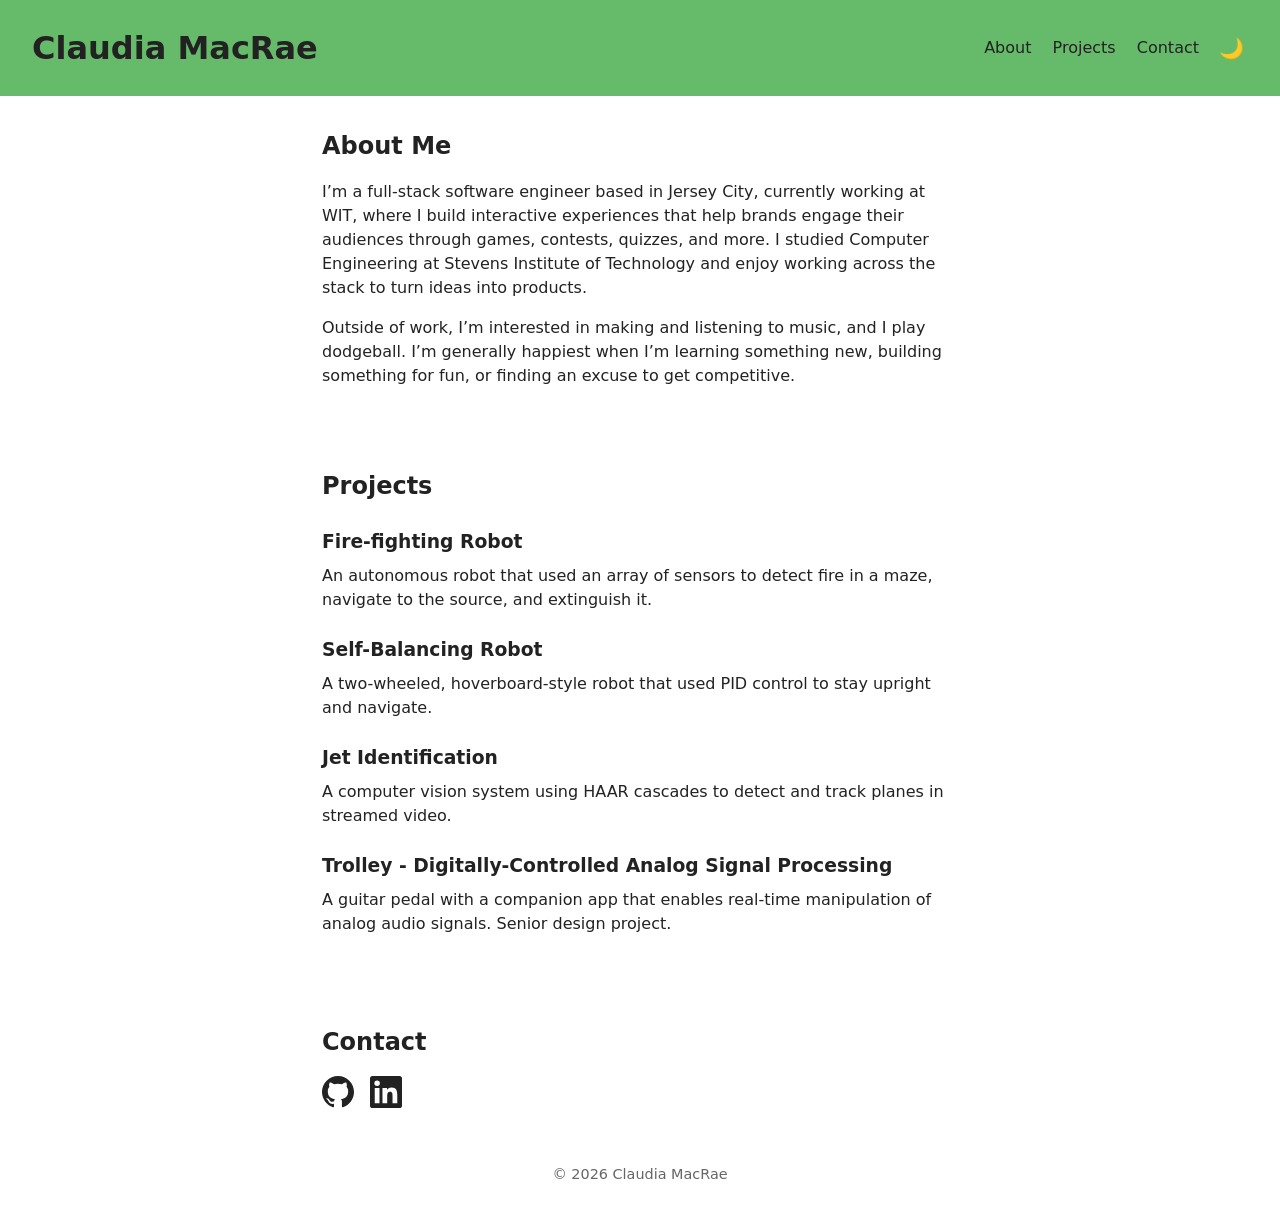
<file: index.html>
<!DOCTYPE html>
<html lang="en">
<head>
  <meta charset="UTF-8">
  <meta name="viewport" content="width=device-width, initial-scale=1.0">
  <title>Claudia MacRae — Personal Website</title>
  <link rel="stylesheet" href="styles.css">
</head>
<body>

  <!-- HEADER / NAV -->
  <header>
    <h1>Claudia MacRae</h1>
    <nav>
      <a href="#about">About</a>
      <a href="#projects">Projects</a>
      <a href="#contact">Contact</a>
    </nav>
    <button id="theme-toggle" aria-label="Toggle dark mode">🌙</button>
  </header>

  <!-- ABOUT SECTION -->
  <section id="about">
    <h2>About Me</h2>
    <p>
      I’m a full-stack software engineer based in Jersey City, currently working at <a href="https://witcontests.com" target="_blank" rel="noopener noreferrer">WIT</a>, where I build interactive experiences that help brands engage their audiences through games, contests, quizzes, and more. I studied Computer Engineering at Stevens Institute of Technology and enjoy working across the stack to turn ideas into products.
    </p>
    <p>Outside of work, I’m interested in making and listening to music, and I play dodgeball. I’m generally happiest when I’m learning something new, building something for fun, or finding an excuse to get competitive.</p>
  </section>

  <!-- PROJECTS / INTERESTS SECTION -->
  <!-- List things you've made or care about. Doesn't have to be coding-related. -->
  <section id="projects">
    <h2>Projects</h2>
    <ul>
      <li>
        <h3><a href="/projects/firefighting/">Fire-fighting Robot</a></h3>
        <p>An autonomous robot that used an array of sensors to detect fire in a maze, navigate to the source, and extinguish it.</p>
      </li>
      <li>
        <h3>Self-Balancing Robot</h3>
        <p>A two-wheeled, hoverboard-style robot that used PID control to stay upright and navigate.</p>
      </li>
      <li>
        <h3>Jet Identification</h3>
        <p>A computer vision system using HAAR cascades to detect and track planes in streamed video.</p>
      </li>
      <li>
        <h3>Trolley - Digitally-Controlled Analog Signal Processing</h3>
        <p>A guitar pedal with a companion app that enables real-time manipulation of analog audio signals. Senior design project.</p>
      </li>
    </ul>
  </section>

  <!-- CONTACT SECTION -->
  <section id="contact">
    <h2>Contact</h2>
    <div class="social-links">
      <a href="https://github.com/claudiamacrae" target="_blank" rel="noopener noreferrer" aria-label="GitHub">
        <svg xmlns="http://www.w3.org/2000/svg" viewBox="0 0 24 24" fill="currentColor"><path d="M12 0C5.37 0 0 5.37 0 12c0 5.3 3.438 9.8 8.205 11.385.6.113.82-.258.82-.577 0-.285-.01-1.04-.015-2.04-3.338.724-4.042-1.61-4.042-1.61-.546-1.385-1.335-1.755-1.335-1.755-1.087-.744.084-.729.084-.729 1.205.084 1.838 1.236 1.838 1.236 1.07 1.835 2.809 1.305 3.495.998.108-.776.417-1.305.76-1.605-2.665-.3-5.466-1.332-5.466-5.93 0-1.31.465-2.38 1.235-3.22-.135-.303-.54-1.523.105-3.176 0 0 1.005-.322 3.3 1.23.96-.267 1.98-.399 3-.405 1.02.006 2.04.138 3 .405 2.28-1.552 3.285-1.23 3.285-1.23.645 1.653.24 2.873.12 3.176.765.84 1.23 1.91 1.23 3.22 0 4.61-2.805 5.625-5.475 5.92.42.36.81 1.096.81 2.22 0 1.606-.015 2.896-.015 3.286 0 .315.21.69.825.57C20.565 21.795 24 17.295 24 12c0-6.63-5.37-12-12-12"/></svg>
      </a>
      <a href="https://www.linkedin.com/in/claudia-macrae/" target="_blank" rel="noopener noreferrer" aria-label="LinkedIn">
        <svg xmlns="http://www.w3.org/2000/svg" viewBox="0 0 24 24" fill="currentColor"><path d="M20.447 20.452h-3.554v-5.569c0-1.328-.027-3.037-1.852-3.037-1.853 0-2.136 1.445-2.136 2.939v5.667H9.351V9h3.414v1.561h.046c.477-.9 1.637-1.85 3.37-1.85 3.601 0 4.267 2.37 4.267 5.455v6.286zM5.337 7.433a2.062 2.062 0 0 1-2.063-2.065 2.064 2.064 0 1 1 2.063 2.065zm1.782 13.019H3.555V9h3.564v11.452zM22.225 0H1.771C.792 0 0 .774 0 1.729v20.542C0 23.227.792 24 1.771 24h20.451C23.2 24 24 23.227 24 22.271V1.729C24 .774 23.2 0 22.222 0h.003z"/></svg>
      </a>
    </div>
  </section>

  <!-- FOOTER -->
  <footer>
    <p>&copy; 2026 Claudia MacRae</p>
  </footer>

  <script>
    const toggle = document.getElementById('theme-toggle');
    if (localStorage.getItem('theme') === 'dark') {
      document.body.classList.add('dark');
      toggle.textContent = '☀️';
    }
    toggle.addEventListener('click', () => {
      document.body.classList.toggle('dark');
      const isDark = document.body.classList.contains('dark');
      toggle.textContent = isDark ? '☀️' : '🌙';
      localStorage.setItem('theme', isDark ? 'dark' : 'light');
    });
  </script>

</body>
</html>
</file>
<file: styles.css>
/* ============================================
   BASIC RESET
   A small reset so all browsers start from the
   same baseline. You generally don't need to
   touch this part.
   ============================================ */
* {
  box-sizing: border-box;
  margin: 0;
  padding: 0;
}

body {
  font-family: system-ui, sans-serif;
  line-height: 1.5;
  color: #222;
  background: #fff;
  transition: background 0.3s, color 0.3s;
}

body.dark {
  background: #1a1a1a;
  color: #e0e0e0;
}

a {
  text-decoration: none;
  color: inherit;
}

a:hover {
  font-weight: bolder;
}

/* ============================================
   YOUR STYLES START HERE
   Everything below is just a starting point —
   change colors, spacing, fonts, layout, etc.
   to make this feel like your own site.
   ============================================ */

header {
  padding: 1.5rem 2rem;
  display: flex;
  align-items: center;
  gap: 1rem;
  position: sticky;
  top: 0;
  background: rgba(76, 175, 80, 0.85);
}

body.dark header {
  background: rgba(89, 65, 106, 0.9);
}

header nav {
  margin-left: auto;
}

header nav a {
  margin-left: 1rem;
  text-decoration: none;
  color: inherit;
}

#theme-toggle {
  background: none;
  border: none;
  font-size: 1.25rem;
  cursor: pointer;
  padding: 0.25rem;
}

section {
  padding: 2rem;
  max-width: 700px;
  margin: 0 auto;
  scroll-margin-top: 5rem;
}

section h2 {
  margin-bottom: 1rem;
}

section h3 {
  margin-top: 1.5rem;
  margin-bottom: 0.5rem;
}

section p {
  margin-bottom: 1rem;
}

section img {
  max-width: 100%;
  height: auto;
  margin-bottom: 1rem;
}

section ul {
  padding-left: 1.25rem;
  margin-bottom: 1rem;
}

section li {
  margin-bottom: 0.5rem;
}

#projects ul {
  list-style: none;
  padding-left: 0;
}

#projects li {
  margin-bottom: 1.5rem;
}

.social-links {
  display: flex;
  gap: 1rem;
}

.social-links a {
  display: block;
  width: 32px;
  height: 32px;
  color: #222;
  transition: color 0.2s;
}

body.dark .social-links a {
  color: #e0e0e0;
}

.social-links a:hover {
  color: #555;
}

body.dark .social-links a:hover {
  color: #aaa;
}

.social-links svg {
  width: 100%;
  height: 100%;
}

footer {
  text-align: center;
  padding: 1.5rem;
  font-size: 0.9rem;
  color: #666;
}

body.dark footer {
  color: #999;
}

/* Try adjusting the layout for smaller screens.
   A media query might look something like this: */

/*
@media (max-width: 600px) {
  header {
    flex-direction: column;
    align-items: flex-start;
  }
}
*/
</file>
